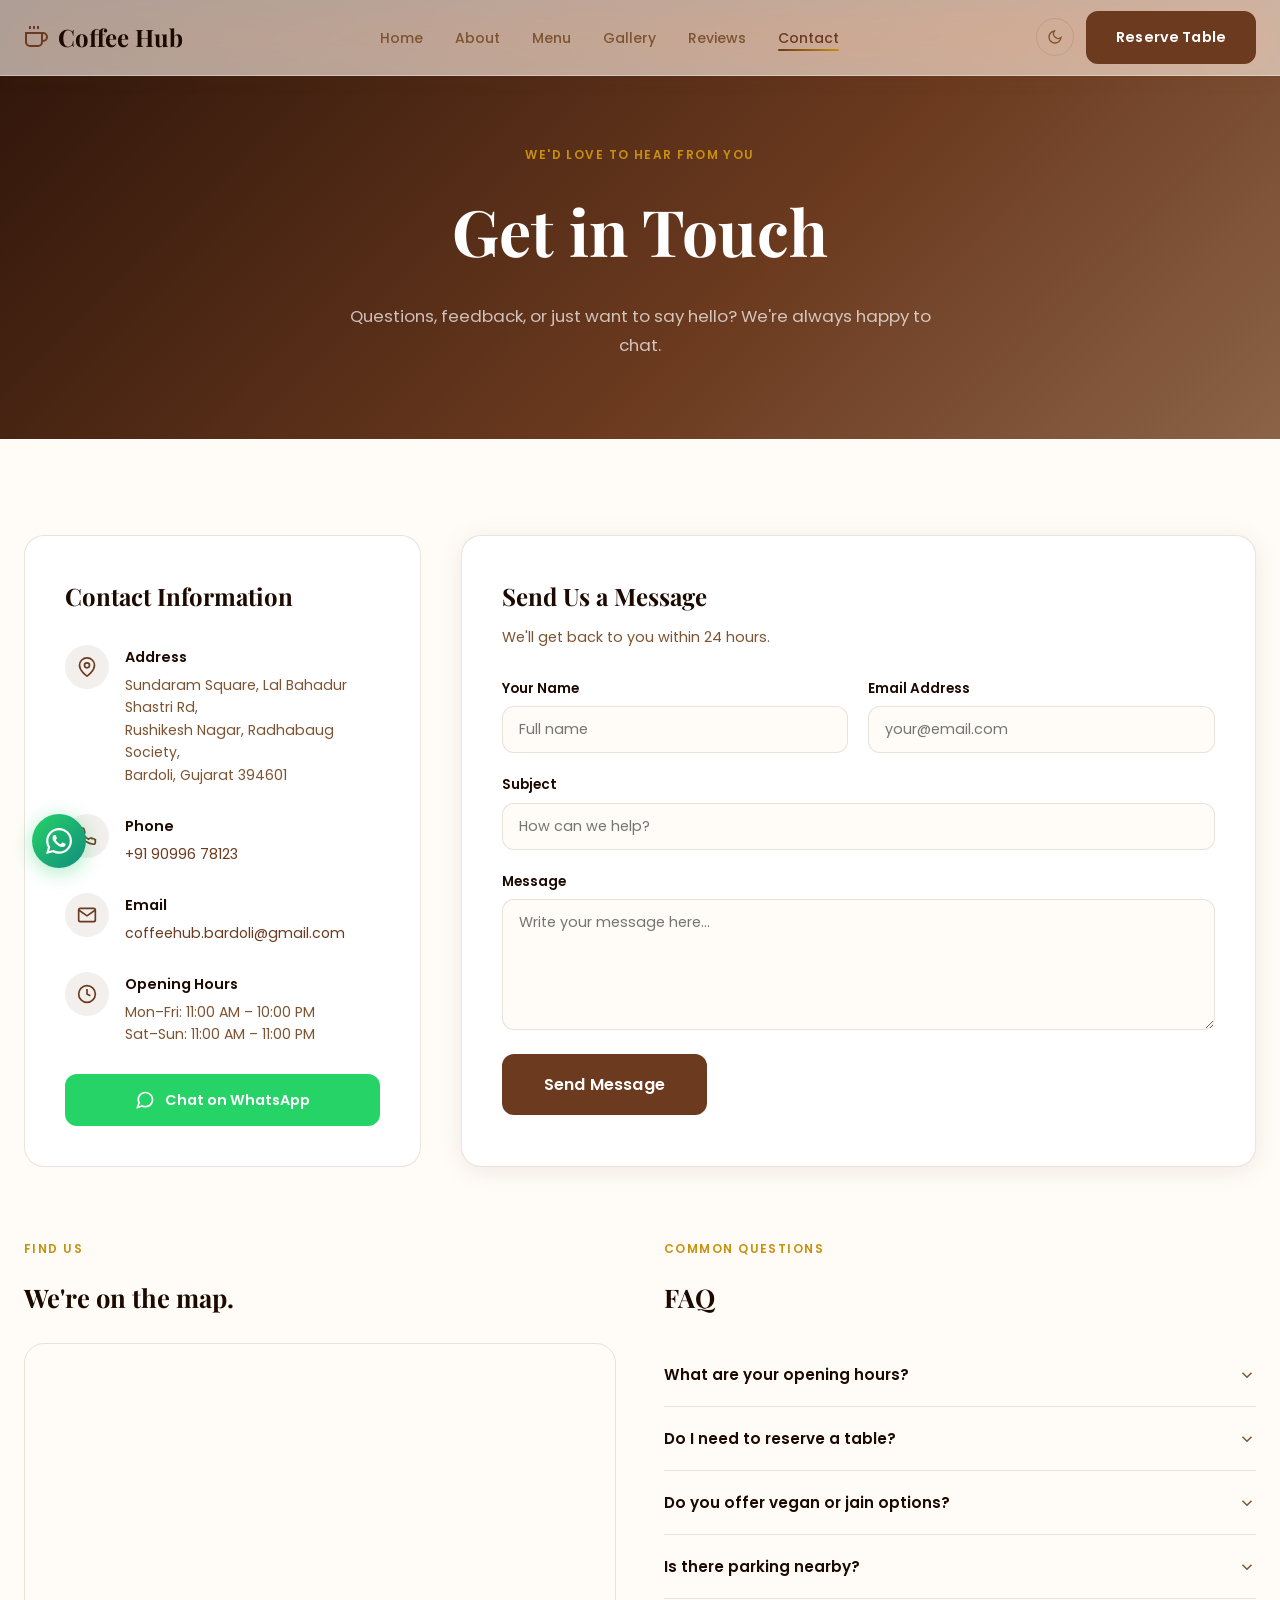
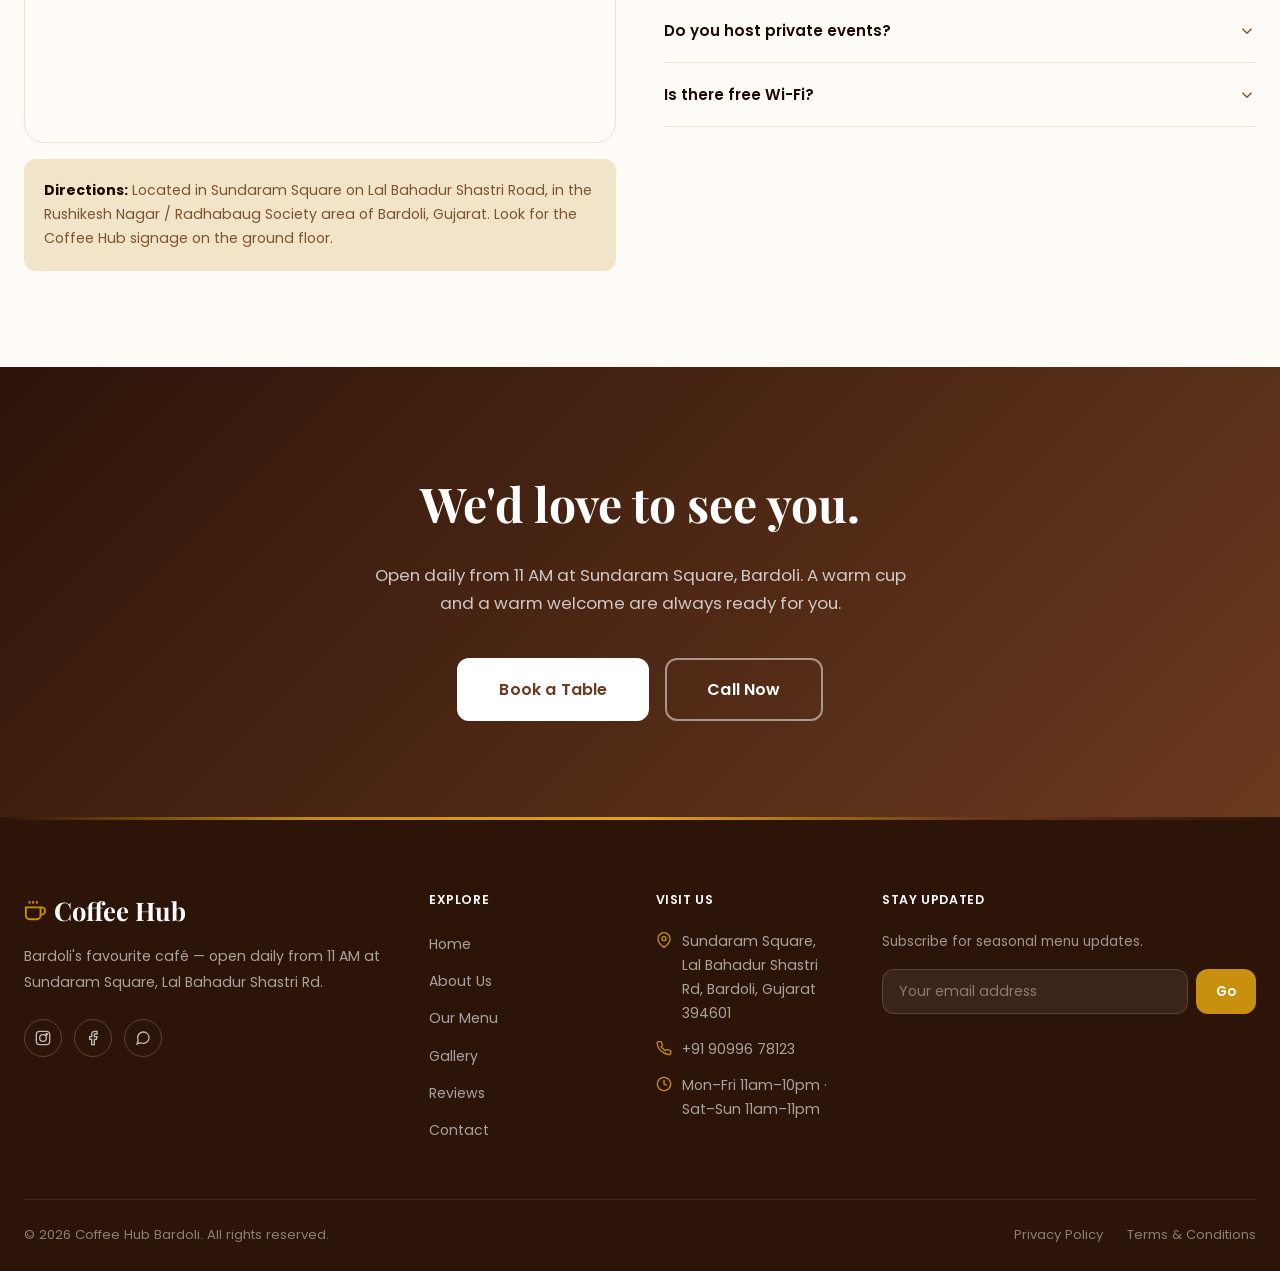
<file: contact.html>
<!DOCTYPE html>
<html lang="en">

<head>
  <meta charset="UTF-8">
  <meta name="viewport" content="width=device-width, initial-scale=1.0">
  <title>Contact — Coffee Hub Bardoli</title>
  <meta name="description"
    content="Contact Coffee Hub Bardoli — Sundaram Square, Lal Bahadur Shastri Rd, Bardoli. Phone: +91 90996 78123. Open daily from 11 AM.">
  <link rel="icon" type="image/svg+xml" href="/favicon.svg">
  <link rel="preconnect" href="https://fonts.googleapis.com">
  <link rel="preconnect" href="https://fonts.gstatic.com" crossorigin>
  <link
    href="https://fonts.googleapis.com/css2?family=Playfair+Display:ital,wght@0,400;0,600;0,700;1,400&family=Poppins:wght@300;400;500;600&display=swap"
    rel="stylesheet">
  <link rel="stylesheet" href="./css/animations.css">
  <link rel="stylesheet" href="./css/style.css">
  <link rel="stylesheet" href="./css/responsive.css">
</head>

<body>

  <div id="loading-screen">
    <div class="loader-glow"></div>
    <div class="loader-inner">
      <div class="loader-icon-wrap">
        <div class="loader-ring"></div>
        <svg class="loader-cup-icon" viewBox="0 0 56 56" fill="none" width="56" height="56">
          <path d="M10 24h32l-4 22H14L10 24z" fill="rgba(200,144,14,0.9)"/>
          <path d="M42 30h5a7 7 0 0 1 0 14h-5" stroke="rgba(255,220,100,0.75)" stroke-width="2.5" stroke-linecap="round"/>
          <rect x="8" y="18" width="36" height="8" rx="4" fill="rgba(200,144,14,0.4)"/>
          <ellipse cx="26" cy="18" rx="13" ry="4" fill="rgba(255,255,255,0.1)"/>
        </svg>
        <div class="loader-steam-wrap">
          <div class="steam-wisp sw-1"></div>
          <div class="steam-wisp sw-2"></div>
          <div class="steam-wisp sw-3"></div>
        </div>
      </div>
      <h1 class="loader-logo-text"><span class="ll ll-1">C</span><span class="ll ll-2">o</span><span class="ll ll-3">f</span><span class="ll ll-4">f</span><span class="ll ll-5">e</span><span class="ll ll-6">e</span>&thinsp;<span class="ll ll-7">H</span><span class="ll ll-8">u</span><span class="ll ll-9">b</span></h1>
      <p class="loader-subtitle">Bardoli's Finest Café</p>
      <div class="loader-progress"><div class="loader-progress-fill"></div></div>
    </div>
  </div>
  <div id="scroll-progress"></div>

  <header class="navbar" id="navbar">
    <div class="nav-container">
      <a href="/" class="nav-logo"><svg width="24" height="24" viewBox="0 0 24 24" fill="none" stroke="currentColor"
          stroke-width="2">
          <path d="M18 8h1a4 4 0 0 1 0 8h-1" />
          <path d="M2 8h16v9a4 4 0 0 1-4 4H6a4 4 0 0 1-4-4V8z" />
          <line x1="6" y1="1" x2="6" y2="4" />
          <line x1="10" y1="1" x2="10" y2="4" />
          <line x1="14" y1="1" x2="14" y2="4" />
        </svg><span class="nav-logo-text">Coffee Hub</span></a>
      <nav>
        <ul class="nav-links">
          <li><a href="/">Home</a></li>
          <li><a href="/about.html">About</a></li>
          <li><a href="/menu.html">Menu</a></li>
          <li><a href="/gallery.html">Gallery</a></li>
          <li><a href="/reviews.html">Reviews</a></li>
          <li><a href="/contact.html" class="active">Contact</a></li>
        </ul>
      </nav>
      <div class="nav-actions"><button class="theme-btn" aria-label="Toggle theme"><svg class="theme-icon-moon"
            width="16" height="16" viewBox="0 0 24 24" fill="none" stroke="currentColor" stroke-width="2">
            <path d="M21 12.79A9 9 0 1 1 11.21 3 7 7 0 0 0 21 12.79z" />
          </svg><svg class="theme-icon-sun" width="16" height="16" viewBox="0 0 24 24" fill="none" stroke="currentColor"
            stroke-width="2" style="display:none">
            <circle cx="12" cy="12" r="5" />
            <line x1="12" y1="1" x2="12" y2="3" />
            <line x1="12" y1="21" x2="12" y2="23" />
          </svg></button><a href="/reservation.html" class="btn btn-primary">Reserve Table</a><button class="hamburger"
          id="hamburger" aria-label="Open menu"><span></span><span></span><span></span></button></div>
    </div>
  </header>
  <div class="mobile-menu-overlay" id="mobile-overlay"></div>
  <nav class="mobile-menu" id="mobile-menu"><a href="/">Home</a><a href="/about.html">About</a><a
      href="/menu.html">Menu</a><a href="/gallery.html">Gallery</a><a href="/reviews.html">Reviews</a><a
      href="/contact.html" class="active">Contact</a><a href="/reservation.html" class="btn btn-primary">Reserve a
      Table</a></nav>

  <div class="page-header">
    <div class="container page-header-content">
      <div class="page-header-tag">We'd Love to Hear from You</div>
      <h1 class="page-header-title">Get in Touch</h1>
      <p class="page-header-subtitle">Questions, feedback, or just want to say hello? We're always happy to chat.</p>
    </div>
  </div>

  <section class="section" style="background:var(--bg)">
    <div class="container">

      <!-- Contact Info + Form -->
      <div class="contact-grid reveal">
        <div class="contact-info-card">
          <h3 style="font-family:var(--font-serif);font-size:1.5rem;margin-bottom:28px">Contact Information</h3>
          <div class="contact-item">
            <div class="contact-icon"><svg width="20" height="20" viewBox="0 0 24 24" fill="none" stroke="currentColor"
                stroke-width="2">
                <path d="M21 10c0 7-9 13-9 13s-9-6-9-13a9 9 0 0 1 18 0z" />
                <circle cx="12" cy="10" r="3" />
              </svg></div>
            <div>
              <div class="contact-item-title">Address</div>
              <div class="contact-item-text">Sundaram Square, Lal Bahadur Shastri Rd,<br>Rushikesh Nagar, Radhabaug
                Society,<br>Bardoli, Gujarat 394601</div>
            </div>
          </div>
          <div class="contact-item">
            <div class="contact-icon"><svg width="20" height="20" viewBox="0 0 24 24" fill="none" stroke="currentColor"
                stroke-width="2">
                <path
                  d="M22 16.92v3a2 2 0 0 1-2.18 2 19.79 19.79 0 0 1-8.63-3.07A19.5 19.5 0 0 1 4.69 13.27 19.79 19.79 0 0 1 1.61 4.7 2 2 0 0 1 3.6 2.48h3a2 2 0 0 1 2 1.72 12.84 12.84 0 0 0 .7 2.81 2 2 0 0 1-.45 2.11L7.91 10a16 16 0 0 0 6 6l.97-.97a2 2 0 0 1 2.11-.45 12.84 12.84 0 0 0 2.81.7A2 2 0 0 1 21.73 17z" />
              </svg></div>
            <div>
              <div class="contact-item-title">Phone</div>
              <div class="contact-item-text"><a href="tel:+919099678123" style="color:var(--primary)">+91 90996
                  78123</a></div>
            </div>
          </div>
          <div class="contact-item">
            <div class="contact-icon"><svg width="20" height="20" viewBox="0 0 24 24" fill="none" stroke="currentColor"
                stroke-width="2">
                <path d="M4 4h16c1.1 0 2 .9 2 2v12c0 1.1-.9 2-2 2H4c-1.1 0-2-.9-2-2V6c0-1.1.9-2 2-2z" />
                <polyline points="22,6 12,13 2,6" />
              </svg></div>
            <div>
              <div class="contact-item-title">Email</div>
              <div class="contact-item-text"><a href="mailto:coffeehub.bardoli@gmail.com"
                  style="color:var(--primary)">coffeehub.bardoli@gmail.com</a></div>
            </div>
          </div>
          <div class="contact-item">
            <div class="contact-icon"><svg width="20" height="20" viewBox="0 0 24 24" fill="none" stroke="currentColor"
                stroke-width="2">
                <circle cx="12" cy="12" r="10" />
                <polyline points="12 6 12 12 16 14" />
              </svg></div>
            <div>
              <div class="contact-item-title">Opening Hours</div>
              <div class="contact-item-text">Mon–Fri: 11:00 AM – 10:00 PM<br>Sat–Sun: 11:00 AM – 11:00 PM</div>
            </div>
          </div>
          <a href="https://wa.me/919099678123" target="_blank" rel="noreferrer" class="whatsapp-btn">
            <svg width="20" height="20" viewBox="0 0 24 24" fill="none" stroke="currentColor" stroke-width="2">
              <path
                d="M21 11.5a8.38 8.38 0 0 1-.9 3.8 8.5 8.5 0 0 1-7.6 4.7 8.38 8.38 0 0 1-3.8-.9L3 21l1.9-5.7a8.38 8.38 0 0 1-.9-3.8 8.5 8.5 0 0 1 4.7-7.6 8.38 8.38 0 0 1 3.8-.9h.5a8.48 8.48 0 0 1 8 8v.5z" />
            </svg>
            Chat on WhatsApp
          </a>
        </div>

        <div class="card" style="padding:40px">
          <h3 style="font-family:var(--font-serif);font-size:1.5rem;margin-bottom:8px">Send Us a Message</h3>
          <p style="color:var(--text-muted);font-size:.9rem;margin-bottom:28px">We'll get back to you within 24 hours.
          </p>
          <form id="contact-form">
            <div class="form-grid">
              <div class="form-group"><label class="form-label" for="c-name">Your Name</label><input type="text"
                  id="c-name" name="c-name" class="form-control" placeholder="Full name" required></div>
              <div class="form-group"><label class="form-label" for="c-email">Email Address</label><input type="email"
                  id="c-email" name="c-email" class="form-control" placeholder="your@email.com" required></div>
              <div class="form-group full"><label class="form-label" for="c-subject">Subject</label><input type="text"
                  id="c-subject" name="c-subject" class="form-control" placeholder="How can we help?" required></div>
              <div class="form-group full"><label class="form-label" for="c-message">Message</label><textarea
                  id="c-message" name="c-message" class="form-control" rows="5" placeholder="Write your message here..."
                  required></textarea></div>
            </div>
            <div style="margin-top:24px"><button type="submit" class="btn btn-primary btn-lg">Send Message</button>
            </div>
          </form>
        </div>
      </div>

      <!-- Map + FAQ -->
      <div style="display:grid;grid-template-columns:1fr 1fr;gap:48px;margin-top:72px" class="reveal">
        <div>
          <div class="section-tag" style="margin-bottom:8px">Find Us</div>
          <h3 style="font-family:var(--font-serif);font-size:1.6rem;margin-bottom:24px">We're on the map.</h3>
          <div class="map-frame">
            <iframe
              src="https://www.google.com/maps/embed?pb=!1m18!1m12!1m3!1d3699.578!2d73.1110688!3d21.1294494!2m3!1f0!2f0!3f0!3m2!1i1024!2i768!4f13.1!3m3!1m2!1s0x3be06709207dc7d1:0xcb33cadae9858756!2sCoffee+Hub+Bardoli!5e0!3m2!1sen!2sin!4v1688000000000!5m2!1sen!2sin"
              allowfullscreen loading="lazy" referrerpolicy="no-referrer-when-downgrade"
              title="Coffee Hub Bardoli Location"></iframe>
          </div>
          <div style="margin-top:16px;padding:20px;background:var(--bg-light);border-radius:var(--radius)">
            <p style="font-size:.88rem;color:var(--text-muted);line-height:1.7"><strong
                style="color:var(--text)">Directions:</strong> Located in Sundaram Square on Lal Bahadur Shastri Road,
              in the Rushikesh Nagar / Radhabaug Society area of Bardoli, Gujarat. Look for the Coffee Hub signage on
              the ground floor.</p>
          </div>
        </div>
        <div>
          <div class="section-tag" style="margin-bottom:8px">Common Questions</div>
          <h3 style="font-family:var(--font-serif);font-size:1.6rem;margin-bottom:24px">FAQ</h3>
          <div class="faq-item"><button class="faq-question">What are your opening hours?<svg width="18" height="18"
                viewBox="0 0 24 24" fill="none" stroke="currentColor" stroke-width="2">
                <polyline points="6 9 12 15 18 9" />
              </svg></button>
            <div class="faq-answer">
              <p>We're open Monday to Friday from 11 AM to 10 PM, and Saturday to Sunday from 11 AM to 11 PM. We're
                closed on major national holidays.</p>
            </div>
          </div>
          <div class="faq-item"><button class="faq-question">Do I need to reserve a table?<svg width="18" height="18"
                viewBox="0 0 24 24" fill="none" stroke="currentColor" stroke-width="2">
                <polyline points="6 9 12 15 18 9" />
              </svg></button>
            <div class="faq-answer">
              <p>Walk-ins are always welcome, but we recommend booking a table on weekends and evenings as Coffee Hub
                can get quite busy. Use our online reservation form or call us directly.</p>
            </div>
          </div>
          <div class="faq-item"><button class="faq-question">Do you offer vegan or jain options?<svg width="18"
                height="18" viewBox="0 0 24 24" fill="none" stroke="currentColor" stroke-width="2">
                <polyline points="6 9 12 15 18 9" />
              </svg></button>
            <div class="faq-answer">
              <p>Yes! We have a variety of vegetarian-friendly options and can accommodate jain dietary requirements.
                Please mention your preference when ordering or in the special request field when booking.</p>
            </div>
          </div>
          <div class="faq-item"><button class="faq-question">Is there parking nearby?<svg width="18" height="18"
                viewBox="0 0 24 24" fill="none" stroke="currentColor" stroke-width="2">
                <polyline points="6 9 12 15 18 9" />
              </svg></button>
            <div class="faq-answer">
              <p>There is street parking available on Lal Bahadur Shastri Road and in the Sundaram Square complex.
                Two-wheelers can park in the designated areas right outside.</p>
            </div>
          </div>
          <div class="faq-item"><button class="faq-question">Do you host private events?<svg width="18" height="18"
                viewBox="0 0 24 24" fill="none" stroke="currentColor" stroke-width="2">
                <polyline points="6 9 12 15 18 9" />
              </svg></button>
            <div class="faq-answer">
              <p>We can accommodate small private gatherings and celebrations. Please contact us via the form or call us
                at +91 90996 78123 to discuss your requirements and availability.</p>
            </div>
          </div>
          <div class="faq-item"><button class="faq-question">Is there free Wi-Fi?<svg width="18" height="18"
                viewBox="0 0 24 24" fill="none" stroke="currentColor" stroke-width="2">
                <polyline points="6 9 12 15 18 9" />
              </svg></button>
            <div class="faq-answer">
              <p>Yes, we offer complimentary high-speed Wi-Fi for all our guests. Ask our staff for the password at the
                counter.</p>
            </div>
          </div>
        </div>
      </div>

    </div>
  </section>

  <section class="cta-section">
    <div class="container cta-content reveal">
      <h2 class="cta-title">We'd love to see you.</h2>
      <p class="cta-subtitle">Open daily from 11 AM at Sundaram Square, Bardoli. A warm cup and a warm welcome are
        always ready for you.</p>
      <div class="cta-actions"><a href="/reservation.html" class="btn btn-white btn-lg">Book a Table</a><a
          href="tel:+919099678123" class="btn btn-outline btn-lg"
          style="border-color:rgba(255,255,255,.5);color:#fff">Call Now</a></div>
    </div>
  </section>

  <footer class="footer">
    <div class="container">
      <div class="footer-grid">
        <div>
          <div class="footer-logo"><svg width="22" height="22" viewBox="0 0 24 24" fill="none" stroke="currentColor"
              stroke-width="2">
              <path d="M18 8h1a4 4 0 0 1 0 8h-1" />
              <path d="M2 8h16v9a4 4 0 0 1-4 4H6a4 4 0 0 1-4-4V8z" />
              <line x1="6" y1="1" x2="6" y2="4" />
              <line x1="10" y1="1" x2="10" y2="4" />
              <line x1="14" y1="1" x2="14" y2="4" />
            </svg>Coffee Hub</div>
          <p class="footer-desc">Bardoli's favourite café — open daily from 11 AM at Sundaram Square, Lal Bahadur
            Shastri Rd.</p>
          <div class="social-links"><a href="#" class="social-link"><svg width="16" height="16" viewBox="0 0 24 24"
                fill="none" stroke="currentColor" stroke-width="2">
                <rect x="2" y="2" width="20" height="20" rx="5" />
                <circle cx="12" cy="12" r="5" />
                <circle cx="17.5" cy="6.5" r="1" fill="currentColor" />
              </svg></a><a href="#" class="social-link"><svg width="16" height="16" viewBox="0 0 24 24" fill="none"
                stroke="currentColor" stroke-width="2">
                <path d="M18 2h-3a5 5 0 0 0-5 5v3H7v4h3v8h4v-8h3l1-4h-4V7a1 1 0 0 1 1-1h3z" />
              </svg></a><a href="https://wa.me/919099678123" class="social-link"><svg width="16" height="16"
                viewBox="0 0 24 24" fill="none" stroke="currentColor" stroke-width="2">
                <path
                  d="M21 11.5a8.38 8.38 0 0 1-.9 3.8 8.5 8.5 0 0 1-7.6 4.7 8.38 8.38 0 0 1-3.8-.9L3 21l1.9-5.7a8.38 8.38 0 0 1-.9-3.8 8.5 8.5 0 0 1 4.7-7.6 8.38 8.38 0 0 1 3.8-.9h.5a8.48 8.48 0 0 1 8 8v.5z" />
              </svg></a></div>
        </div>
        <div>
          <h4 class="footer-heading">Explore</h4>
          <ul class="footer-links">
            <li><a href="/">Home</a></li>
            <li><a href="/about.html">About Us</a></li>
            <li><a href="/menu.html">Our Menu</a></li>
            <li><a href="/gallery.html">Gallery</a></li>
            <li><a href="/reviews.html">Reviews</a></li>
            <li><a href="/contact.html">Contact</a></li>
          </ul>
        </div>
        <div>
          <h4 class="footer-heading">Visit Us</h4>
          <ul class="footer-contact">
            <li><svg width="16" height="16" viewBox="0 0 24 24" fill="none" stroke="currentColor" stroke-width="2">
                <path d="M21 10c0 7-9 13-9 13s-9-6-9-13a9 9 0 0 1 18 0z" />
                <circle cx="12" cy="10" r="3" />
              </svg>Sundaram Square, Lal Bahadur Shastri Rd, Bardoli, Gujarat 394601</li>
            <li><svg width="16" height="16" viewBox="0 0 24 24" fill="none" stroke="currentColor" stroke-width="2">
                <path
                  d="M22 16.92v3a2 2 0 0 1-2.18 2 19.79 19.79 0 0 1-8.63-3.07A19.5 19.5 0 0 1 4.69 13.27 19.79 19.79 0 0 1 1.61 4.7 2 2 0 0 1 3.6 2.48h3a2 2 0 0 1 2 1.72 12.84 12.84 0 0 0 .7 2.81 2 2 0 0 1-.45 2.11L7.91 10a16 16 0 0 0 6 6l.97-.97a2 2 0 0 1 2.11-.45 12.84 12.84 0 0 0 2.81.7A2 2 0 0 1 21.73 17z" />
              </svg>+91 90996 78123</li>
            <li><svg width="16" height="16" viewBox="0 0 24 24" fill="none" stroke="currentColor" stroke-width="2">
                <circle cx="12" cy="12" r="10" />
                <polyline points="12 6 12 12 16 14" />
              </svg>Mon–Fri 11am–10pm · Sat–Sun 11am–11pm</li>
          </ul>
        </div>
        <div>
          <h4 class="footer-heading">Stay Updated</h4>
          <p style="font-size:.85rem;color:rgba(255,255,255,.55);margin-bottom:16px">Subscribe for seasonal menu
            updates.</p>
          <form class="newsletter-form"><input type="email" class="newsletter-input" placeholder="Your email address"
              required><button type="submit" class="newsletter-btn">Go</button></form>
        </div>
      </div>
      <div class="footer-bottom">
        <p>&copy; 2026 Coffee Hub Bardoli. All rights reserved.</p>
        <div class="footer-legal"><a href="#">Privacy Policy</a><a href="#">Terms &amp; Conditions</a></div>
      </div>
    </div>
  </footer>
  <button id="back-to-top" aria-label="Back to top"><svg width="20" height="20" viewBox="0 0 24 24" fill="none"
      stroke="currentColor" stroke-width="2.5">
      <polyline points="18 15 12 9 6 15" />
    </svg></button>
  <div id="cursor-glow"></div>
  <a id="whatsapp-btn" href="https://wa.me/919099678123?text=Hi%2C%20I%27d%20like%20to%20know%20more%20about%20Coffee%20Hub%20Bardoli!" target="_blank" rel="noopener" aria-label="Chat on WhatsApp">
    <svg viewBox="0 0 24 24" width="26" height="26" fill="currentColor"><path d="M17.472 14.382c-.297-.149-1.758-.867-2.03-.967-.273-.099-.471-.148-.67.15-.197.297-.767.966-.94 1.164-.173.199-.347.223-.644.075-.297-.15-1.255-.463-2.39-1.475-.883-.788-1.48-1.761-1.653-2.059-.173-.297-.018-.458.13-.606.134-.133.298-.347.446-.52.149-.174.198-.298.298-.497.099-.198.05-.371-.025-.52-.075-.149-.669-1.612-.916-2.207-.242-.579-.487-.5-.669-.51-.173-.008-.371-.01-.57-.01-.198 0-.52.074-.792.372-.272.297-1.04 1.016-1.04 2.479 0 1.462 1.065 2.875 1.213 3.074.149.198 2.096 3.2 5.077 4.487.709.306 1.262.489 1.694.625.712.227 1.36.195 1.871.118.571-.085 1.758-.719 2.006-1.413.248-.694.248-1.289.173-1.413-.074-.124-.272-.198-.57-.347m-5.421 7.403h-.004a9.87 9.87 0 01-5.031-1.378l-.361-.214-3.741.982.998-3.648-.235-.374a9.86 9.86 0 01-1.51-5.26c.001-5.45 4.436-9.884 9.888-9.884 2.64 0 5.122 1.03 6.988 2.898a9.825 9.825 0 012.893 6.994c-.003 5.45-4.437 9.884-9.885 9.884m8.413-18.297A11.815 11.815 0 0012.05 0C5.495 0 .16 5.335.157 11.892c0 2.096.547 4.142 1.588 5.945L.057 24l6.305-1.654a11.882 11.882 0 005.683 1.448h.005c6.554 0 11.89-5.335 11.893-11.893a11.821 11.821 0 00-3.48-8.413Z"/></svg>
  </a>
  <script src="./js/script.js"></script>
  <script src="./js/contact.js"></script>
</body>

</html>
</file>
<file: css/animations.css>
/* =============================================
   COFFEE HUB BARDOLI — Animations
   ============================================= */

/* --- Loader Keyframes --- */
@keyframes loaderGlowPulse {
  0%, 100% { transform: translate(-50%, -50%) scale(1);    opacity: 0.7; }
  50%       { transform: translate(-50%, -50%) scale(1.22); opacity: 1;   }
}

@keyframes loaderSpin {
  to { transform: rotate(360deg); }
}

@keyframes loaderCupFloat {
  0%, 100% { transform: translateY(0px);  }
  50%       { transform: translateY(-8px); }
}

@keyframes loaderSteam {
  0%   { transform: translateY(0)     scaleX(1);   opacity: 0;   }
  15%  { opacity: 0.75; }
  70%  { opacity: 0.25; }
  100% { transform: translateY(-30px) scaleX(0.15); opacity: 0;  }
}

@keyframes loaderLetterIn {
  to { opacity: 1; transform: translateY(0); }
}

@keyframes loaderSubtitleIn {
  from { opacity: 0; transform: translateY(6px); }
  to   { opacity: 1; transform: translateY(0);   }
}

@keyframes blink {

  0%,
  100% {
    opacity: 1;
  }

  50% {
    opacity: 0;
  }
}

@keyframes loadBar {
  from {
    width: 0;
  }

  to {
    width: 100%;
  }
}

@keyframes fadeIn {
  from {
    opacity: 0;
  }

  to {
    opacity: 1;
  }
}

@keyframes fadeUp {
  from {
    opacity: 0;
    transform: translateY(30px);
  }

  to {
    opacity: 1;
    transform: translateY(0);
  }
}

@keyframes fadeDown {
  from {
    opacity: 0;
    transform: translateY(-20px);
  }

  to {
    opacity: 1;
    transform: translateY(0);
  }
}

@keyframes slideLeft {
  from {
    opacity: 0;
    transform: translateX(40px);
  }

  to {
    opacity: 1;
    transform: translateX(0);
  }
}

@keyframes slideRight {
  from {
    opacity: 0;
    transform: translateX(-40px);
  }

  to {
    opacity: 1;
    transform: translateX(0);
  }
}

@keyframes zoomIn {
  from {
    opacity: 0;
    transform: scale(0.92);
  }

  to {
    opacity: 1;
    transform: scale(1);
  }
}

@keyframes floatCup {

  0%,
  100% {
    transform: translateY(0) rotate(-4deg);
  }

  50% {
    transform: translateY(-18px) rotate(4deg);
  }
}

@keyframes ripple {
  0% {
    transform: scale(0);
    opacity: 0.6;
  }

  100% {
    transform: scale(3);
    opacity: 0;
  }
}

@keyframes shimmer {
  0% {
    background-position: -200% 0;
  }

  100% {
    background-position: 200% 0;
  }
}

@keyframes pulse {

  0%,
  100% {
    transform: scale(1);
  }

  50% {
    transform: scale(1.05);
  }
}

@keyframes spin {
  to {
    transform: rotate(360deg);
  }
}

@keyframes slideMenuIn {
  from {
    opacity: 0;
    transform: translateY(-10px);
  }

  to {
    opacity: 1;
    transform: translateY(0);
  }
}

/* --- Applied Animations --- */
.animate-fade-in {
  animation: fadeIn 0.8s ease both;
}

.animate-fade-up {
  animation: fadeUp 0.7s ease both;
}

.animate-fade-down {
  animation: fadeDown 0.6s ease both;
}

.animate-slide-left {
  animation: slideLeft 0.7s ease both;
}

.animate-slide-right {
  animation: slideRight 0.7s ease both;
}

.animate-zoom-in {
  animation: zoomIn 0.6s ease both;
}

/* Hero animations */
.hero-badge {
  animation: fadeDown 0.8s ease 0.2s both;
}

.hero-title {
  animation: fadeUp 0.9s ease 0.3s both;
}

.hero-typing {
  animation: fadeUp 0.9s ease 0.5s both;
}

.hero-actions {
  animation: fadeUp 0.9s ease 0.7s both;
}

/* Floating coffee cup */
.floating-cup {
  animation: floatCup 4s ease-in-out infinite;
  filter: drop-shadow(0 8px 16px rgba(107, 58, 31, 0.25));
}

/* Ripple button effect */
.btn {
  position: relative;
  overflow: hidden;
}

.btn .ripple-effect {
  position: absolute;
  border-radius: 50%;
  background: rgba(255, 255, 255, 0.25);
  pointer-events: none;
  animation: ripple 0.6s linear;
}

/* Delay helpers */
.delay-100 {
  animation-delay: 0.1s !important;
  transition-delay: 0.1s !important;
}

.delay-200 {
  animation-delay: 0.2s !important;
  transition-delay: 0.2s !important;
}

.delay-300 {
  animation-delay: 0.3s !important;
  transition-delay: 0.3s !important;
}

.delay-400 {
  animation-delay: 0.4s !important;
  transition-delay: 0.4s !important;
}

.delay-500 {
  animation-delay: 0.5s !important;
  transition-delay: 0.5s !important;
}

.delay-600 {
  animation-delay: 0.6s !important;
  transition-delay: 0.6s !important;
}

/* Skeleton loading */
.skeleton {
  background: linear-gradient(90deg, var(--bg-light) 25%, rgba(255, 255, 255, 0.5) 50%, var(--bg-light) 75%);
  background-size: 200% 100%;
  animation: shimmer 1.5s infinite;
  border-radius: var(--radius);
}

/* Hover effects */
.hover-lift {
  transition: transform 0.3s, box-shadow 0.3s;
}

.hover-lift:hover {
  transform: translateY(-6px);
  box-shadow: 0 12px 32px rgba(107, 58, 31, 0.18);
}

/* --- WhatsApp pulse --- */
@keyframes waPulse {
  0%, 100% { box-shadow: 0 4px 20px rgba(37, 211, 102, 0.4); }
  50%       { box-shadow: 0 4px 20px rgba(37, 211, 102, 0.4), 0 0 0 10px rgba(37, 211, 102, 0.1); }
}

/* --- Section tag shine sweep --- */
@keyframes tagShine {
  from { left: -120%; }
  to   { left:  150%; }
}

/* --- Hero scroll hint bounce --- */
@keyframes scrollHintBounce {
  0%, 100% { transform: translateX(-50%) translateY(0); opacity: 0.55; }
  50%       { transform: translateX(-50%) translateY(8px);  opacity: 0.9; }
}
</file>
<file: css/style.css>
/* =============================================
   COFFEE HUB BARDOLI — Main Stylesheet
   ============================================= */

/* --- CSS Variables --- */
:root {
  --primary: #6B3A1F;
  --primary-dark: #2D1409;
  --accent: #C8900E;
  --bg: #FFFCF7;
  --bg-light: #F2E4C8;
  --text: #1C0900;
  --text-muted: #7D5432;
  --card-bg: #FFFFFF;
  --border: rgba(107, 58, 31, 0.14);
  --shadow: 0 4px 24px rgba(107, 58, 31, 0.10);
  --shadow-lg: 0 12px 48px rgba(107, 58, 31, 0.18);
  --radius: 12px;
  --radius-lg: 20px;
  --font-serif: 'Playfair Display', Georgia, serif;
  --font-sans: 'Poppins', system-ui, sans-serif;
  --transition: all 0.3s cubic-bezier(0.4, 0, 0.2, 1);
  --navbar-height: 76px;
}

.dark {
  --bg: #130800;
  --bg-light: #1E0E04;
  --text: #F2E4C8;
  --text-muted: #C89040;
  --card-bg: #1C0E04;
  --border: rgba(200, 144, 14, 0.18);
  --shadow: 0 4px 24px rgba(0, 0, 0, 0.55);
  --shadow-lg: 0 12px 48px rgba(0, 0, 0, 0.70);
}

/* --- Reset & Base --- */
*,
*::before,
*::after {
  box-sizing: border-box;
  margin: 0;
  padding: 0;
}

html {
  scroll-behavior: smooth;
  font-size: 16px;
}

body {
  font-family: var(--font-sans);
  background: var(--bg);
  color: var(--text);
  line-height: 1.7;
  transition: background 0.3s, color 0.3s;
  overflow-x: hidden;
}

img {
  max-width: 100%;
  height: auto;
  display: block;
}

a {
  text-decoration: none;
  color: inherit;
}

ul {
  list-style: none;
}

input,
textarea,
select,
button {
  font-family: var(--font-sans);
}

/* --- Scroll Progress Bar --- */
#scroll-progress {
  position: fixed;
  top: 0;
  left: 0;
  height: 3px;
  background: linear-gradient(90deg, var(--primary), var(--accent));
  z-index: 9999;
  width: 0%;
  transition: width 0.1s linear;
}

/* --- Loading Screen --- */
#loading-screen {
  position: fixed;
  inset: 0;
  background: radial-gradient(ellipse at 50% 45%, #2D1C0A 0%, #160900 55%, #0C0400 100%);
  display: flex;
  align-items: center;
  justify-content: center;
  z-index: 10000;
  transition: opacity 0.65s ease, visibility 0.65s ease;
  overflow: hidden;
}

#loading-screen.hidden {
  opacity: 0;
  visibility: hidden;
  pointer-events: none;
}

.loader-glow {
  position: absolute;
  width: 560px;
  height: 560px;
  border-radius: 50%;
  background: radial-gradient(circle, rgba(200, 144, 14, 0.15) 0%, transparent 68%);
  top: 50%;
  left: 50%;
  transform: translate(-50%, -50%);
  animation: loaderGlowPulse 3.2s ease-in-out infinite;
  pointer-events: none;
}

.loader-inner {
  position: relative;
  display: flex;
  flex-direction: column;
  align-items: center;
}

.loader-icon-wrap {
  position: relative;
  width: 80px;
  height: 80px;
  display: flex;
  align-items: center;
  justify-content: center;
  margin-bottom: 36px;
}

.loader-ring {
  position: absolute;
  inset: -16px;
  border-radius: 50%;
  border: 1.5px solid transparent;
  border-top-color: rgba(200, 144, 14, 0.8);
  border-right-color: rgba(200, 144, 14, 0.25);
  animation: loaderSpin 2.2s linear infinite;
}

.loader-ring::after {
  content: '';
  position: absolute;
  inset: 8px;
  border-radius: 50%;
  border: 1px solid transparent;
  border-bottom-color: rgba(200, 144, 14, 0.45);
  animation: loaderSpin 1.6s linear infinite reverse;
}

.loader-cup-icon {
  animation: loaderCupFloat 2.6s ease-in-out infinite;
  filter: drop-shadow(0 6px 20px rgba(200, 144, 14, 0.45));
}

.loader-steam-wrap {
  position: absolute;
  top: -10px;
  left: 50%;
  transform: translateX(-50%);
  display: flex;
  gap: 9px;
}

.steam-wisp {
  width: 3px;
  border-radius: 3px;
  background: linear-gradient(to top, rgba(255, 255, 255, 0.55), transparent);
  animation: loaderSteam 1.9s ease-in-out infinite;
}

.sw-1 {
  height: 18px;
  animation-delay: 0s;
}

.sw-2 {
  height: 26px;
  animation-delay: 0.38s;
}

.sw-3 {
  height: 16px;
  animation-delay: 0.76s;
}

.loader-logo-text {
  font-family: var(--font-serif);
  font-size: clamp(2.5rem, 7vw, 3.5rem);
  font-weight: 700;
  color: #fff;
  letter-spacing: 0.03em;
  margin: 0 0 10px;
  display: flex;
  align-items: baseline;
  line-height: 1;
}

.ll {
  display: inline-block;
  opacity: 0;
  transform: translateY(22px);
  animation: loaderLetterIn 0.55s cubic-bezier(0.34, 1.4, 0.64, 1) forwards;
}

.ll-1 {
  animation-delay: 0.10s;
}

.ll-2 {
  animation-delay: 0.18s;
}

.ll-3 {
  animation-delay: 0.26s;
}

.ll-4 {
  animation-delay: 0.34s;
}

.ll-5 {
  animation-delay: 0.42s;
}

.ll-6 {
  animation-delay: 0.50s;
}

.ll-7 {
  animation-delay: 0.64s;
}

.ll-8 {
  animation-delay: 0.72s;
}

.ll-9 {
  animation-delay: 0.80s;
}

.loader-subtitle {
  font-size: 0.7rem;
  font-weight: 400;
  letter-spacing: 0.28em;
  text-transform: uppercase;
  color: rgba(200, 144, 14, 0.85);
  margin: 0 0 44px;
  opacity: 0;
  animation: loaderSubtitleIn 0.6s ease 1.1s forwards;
}

.loader-progress {
  width: 160px;
  height: 2px;
  background: rgba(255, 255, 255, 0.08);
  border-radius: 2px;
  overflow: hidden;
}

.loader-progress-fill {
  height: 100%;
  width: 0;
  background: linear-gradient(90deg, rgba(200, 144, 14, 0.4), #C8900E, rgba(255, 210, 80, 0.9));
  border-radius: 2px;
  animation: loadBar 2.1s cubic-bezier(0.4, 0, 0.2, 1) forwards;
  box-shadow: 0 0 10px rgba(200, 144, 14, 0.7);
}

/* --- Navbar (Glassmorphism) --- */
.navbar {
  position: fixed;
  top: 0;
  left: 0;
  right: 0;
  z-index: 1000;
  height: var(--navbar-height);
  transition: background 0.4s ease, box-shadow 0.4s ease, border-color 0.4s ease;
  background: rgba(255, 252, 247, 0.60);
  backdrop-filter: blur(22px) saturate(180%);
  -webkit-backdrop-filter: blur(22px) saturate(180%);
  border-bottom: 1px solid rgba(255, 255, 255, 0.35);
  box-shadow: 0 1px 0 rgba(107, 58, 31, 0.06), 0 4px 20px rgba(107, 58, 31, 0.05);
}

.navbar.scrolled {
  background: rgba(255, 252, 247, 0.85);
  border-bottom: 1px solid rgba(107, 58, 31, 0.13);
  box-shadow: 0 1px 0 rgba(107, 58, 31, 0.09), 0 8px 32px rgba(107, 58, 31, 0.10);
}

.dark .navbar {
  background: rgba(19, 8, 0, 0.55);
  border-bottom: 1px solid rgba(200, 144, 14, 0.10);
  box-shadow: 0 1px 0 rgba(200, 144, 14, 0.06), 0 4px 20px rgba(0, 0, 0, 0.28);
}

.dark .navbar.scrolled {
  background: rgba(19, 8, 0, 0.82);
  border-bottom: 1px solid rgba(200, 144, 14, 0.18);
  box-shadow: 0 1px 0 rgba(200, 144, 14, 0.09), 0 8px 32px rgba(0, 0, 0, 0.42);
}

.nav-container {
  max-width: 1280px;
  margin: 0 auto;
  padding: 0 24px;
  height: 100%;
  display: flex;
  align-items: center;
  justify-content: space-between;
}

.nav-logo {
  display: flex;
  align-items: center;
  gap: 10px;
  cursor: pointer;
  font-family: var(--font-serif);
  font-size: 1.5rem;
  font-weight: 700;
  color: var(--text);
  transition: color 0.2s;
}

.nav-logo svg {
  color: var(--primary);
  flex-shrink: 0;
}

.nav-logo:hover .nav-logo-text {
  color: var(--primary);
}

.nav-links {
  display: flex;
  align-items: center;
  gap: 32px;
}

.nav-links a {
  font-size: 0.875rem;
  font-weight: 500;
  color: var(--text-muted);
  transition: color 0.2s;
  position: relative;
}

.nav-links a::after {
  content: '';
  position: absolute;
  bottom: -3px;
  left: 0;
  right: 0;
  height: 2px;
  background: var(--primary);
  transform: scaleX(0);
  transition: transform 0.2s;
}

.nav-links a:hover,
.nav-links a.active {
  color: var(--primary);
}

.nav-links a:hover::after,
.nav-links a.active::after {
  transform: scaleX(1);
}

.nav-actions {
  display: flex;
  align-items: center;
  gap: 12px;
}

.theme-btn {
  width: 38px;
  height: 38px;
  border-radius: 50%;
  border: 1px solid var(--border);
  background: transparent;
  cursor: pointer;
  display: flex;
  align-items: center;
  justify-content: center;
  color: var(--text-muted);
  transition: var(--transition);
}

.theme-btn:hover {
  background: var(--bg-light);
  color: var(--primary);
}

.hamburger {
  display: none;
  flex-direction: column;
  gap: 5px;
  cursor: pointer;
  padding: 8px;
  background: none;
  border: none;
}

.hamburger span {
  display: block;
  width: 24px;
  height: 2px;
  background: var(--text);
  border-radius: 2px;
  transition: var(--transition);
}

.hamburger.open span:nth-child(1) {
  transform: translateY(7px) rotate(45deg);
}

.hamburger.open span:nth-child(2) {
  opacity: 0;
}

.hamburger.open span:nth-child(3) {
  transform: translateY(-7px) rotate(-45deg);
}

/* Mobile Menu */
.mobile-menu {
  position: fixed;
  top: 0;
  right: -100%;
  bottom: 0;
  width: 85%;
  max-width: 340px;
  background: var(--card-bg);
  z-index: 999;
  padding: 100px 32px 32px;
  display: flex;
  flex-direction: column;
  gap: 8px;
  transition: right 0.35s cubic-bezier(0.4, 0, 0.2, 1);
  box-shadow: -8px 0 32px rgba(0, 0, 0, 0.15);
}

.mobile-menu.open {
  right: 0;
}

.mobile-menu-overlay {
  position: fixed;
  inset: 0;
  background: rgba(0, 0, 0, 0.5);
  z-index: 998;
  opacity: 0;
  visibility: hidden;
  transition: opacity 0.3s, visibility 0.3s;
}

.mobile-menu-overlay.open {
  opacity: 1;
  visibility: visible;
}

.mobile-menu a {
  font-size: 1.2rem;
  font-weight: 500;
  color: var(--text-muted);
  padding: 12px 0;
  border-bottom: 1px solid var(--border);
  display: block;
  transition: color 0.2s;
}

.mobile-menu a:hover,
.mobile-menu a.active {
  color: var(--primary);
}

.mobile-menu .btn {
  margin-top: 24px;
  text-align: center;
  display: block;
}

/* --- Buttons --- */
.btn {
  display: inline-flex;
  align-items: center;
  justify-content: center;
  gap: 8px;
  padding: 12px 28px;
  border-radius: var(--radius);
  font-weight: 600;
  font-size: 0.9rem;
  cursor: pointer;
  border: 2px solid transparent;
  transition: var(--transition);
  letter-spacing: 0.01em;
  white-space: nowrap;
}

.btn-primary {
  background: var(--primary);
  color: #fff;
  border-color: var(--primary);
}

.btn-primary:hover {
  background: var(--primary-dark);
  border-color: var(--primary-dark);
  transform: translateY(-2px);
  box-shadow: 0 8px 24px rgba(107, 58, 31, 0.3);
}

.btn-outline {
  background: transparent;
  color: var(--primary);
  border-color: var(--primary);
}

.btn-outline:hover {
  background: var(--primary);
  color: #fff;
  transform: translateY(-2px);
}

.btn-white {
  background: #fff;
  color: var(--primary);
  border-color: #fff;
}

.btn-white:hover {
  background: var(--accent);
  border-color: var(--accent);
  color: #fff;
}

.btn-lg {
  padding: 16px 40px;
  font-size: 1rem;
}

/* --- Section Layout --- */
.section {
  padding: 96px 0;
}

.section-sm {
  padding: 64px 0;
}

.container {
  max-width: 1280px;
  margin: 0 auto;
  padding: 0 24px;
}

.section-header {
  text-align: center;
  margin-bottom: 64px;
}

.section-tag {
  display: inline-block;
  font-size: 0.75rem;
  font-weight: 600;
  letter-spacing: 0.12em;
  text-transform: uppercase;
  color: var(--accent);
  margin-bottom: 12px;
}

.section-title {
  font-family: var(--font-serif);
  font-size: clamp(2rem, 4vw, 3rem);
  font-weight: 700;
  color: var(--text);
  line-height: 1.2;
  margin-bottom: 16px;
}

.section-subtitle {
  color: var(--text-muted);
  font-size: 1.05rem;
  max-width: 600px;
  margin: 0 auto;
}

.divider {
  width: 56px;
  height: 3px;
  background: linear-gradient(90deg, var(--primary), var(--accent));
  margin: 20px auto 0;
  border-radius: 2px;
}

/* --- Cards --- */
.card {
  background: var(--card-bg);
  border: 1px solid var(--border);
  border-radius: var(--radius-lg);
  box-shadow: var(--shadow);
  transition: var(--transition);
  overflow: hidden;
}

.card:hover {
  transform: translateY(-4px);
  box-shadow: var(--shadow-lg);
  border-color: rgba(107, 58, 31, 0.3);
}

/* --- Back To Top --- */
#back-to-top {
  position: fixed;
  bottom: 32px;
  right: 32px;
  width: 48px;
  height: 48px;
  background: var(--primary);
  color: #fff;
  border-radius: 50%;
  border: none;
  cursor: pointer;
  display: flex;
  align-items: center;
  justify-content: center;
  box-shadow: 0 4px 16px rgba(107, 58, 31, 0.4);
  z-index: 500;
  opacity: 0;
  visibility: hidden;
  transform: translateY(16px);
  transition: all 0.3s;
}

#back-to-top.visible {
  opacity: 1;
  visibility: visible;
  transform: translateY(0);
}

#back-to-top:hover {
  background: var(--primary-dark);
  transform: translateY(-3px);
}

/* --- Hero --- */
.hero {
  position: relative;
  min-height: 100dvh;
  display: flex;
  align-items: center;
  justify-content: center;
  overflow: hidden;
}

.hero-bg {
  position: absolute;
  inset: 0;
  background-size: cover;
  background-position: center;
  background-attachment: fixed;
}

.hero-bg::after {
  content: '';
  position: absolute;
  inset: 0;
  background: linear-gradient(180deg, rgba(20, 10, 0, 0.55) 0%, rgba(20, 10, 0, 0.7) 60%, var(--bg) 100%);
}

.hero-content {
  position: relative;
  z-index: 2;
  text-align: center;
  padding: 0 24px;
  max-width: 860px;
  margin: 0 auto;
  padding-top: var(--navbar-height);
}

.hero-badge {
  display: inline-block;
  padding: 6px 18px;
  border-radius: 99px;
  border: 1px solid rgba(255, 255, 255, 0.3);
  background: rgba(255, 255, 255, 0.08);
  backdrop-filter: blur(8px);
  color: rgba(255, 255, 255, 0.9);
  font-size: 0.75rem;
  font-weight: 600;
  letter-spacing: 0.12em;
  text-transform: uppercase;
  margin-bottom: 24px;
}

.hero-title {
  font-family: var(--font-serif);
  font-size: clamp(3.5rem, 9vw, 7rem);
  font-weight: 700;
  color: #fff;
  line-height: 1.05;
  margin-bottom: 20px;
  text-shadow: 0 2px 20px rgba(0, 0, 0, 0.3);
}

.hero-typing {
  font-size: clamp(1.1rem, 2.5vw, 1.6rem);
  color: rgba(255, 255, 255, 0.85);
  font-style: italic;
  font-weight: 300;
  margin-bottom: 40px;
  min-height: 2.2em;
  display: flex;
  align-items: center;
  justify-content: center;
}

.cursor {
  display: inline-block;
  width: 2px;
  height: 1.2em;
  background: var(--accent);
  margin-left: 2px;
  animation: blink 1s infinite;
}

.hero-actions {
  display: flex;
  gap: 16px;
  justify-content: center;
  flex-wrap: wrap;
}

/* --- Featured Categories --- */
.categories-grid {
  display: grid;
  grid-template-columns: repeat(auto-fit, minmax(160px, 1fr));
  gap: 20px;
}

.category-card {
  background: var(--card-bg);
  border: 1px solid var(--border);
  border-radius: var(--radius-lg);
  padding: 32px 20px;
  text-align: center;
  transition: var(--transition);
  cursor: pointer;
}

.category-card:hover {
  border-color: var(--primary);
  transform: translateY(-6px);
  box-shadow: 0 12px 36px rgba(107, 58, 31, 0.15);
}

.category-icon {
  width: 64px;
  height: 64px;
  border-radius: 50%;
  background: rgba(107, 58, 31, 0.08);
  display: flex;
  align-items: center;
  justify-content: center;
  margin: 0 auto 16px;
  font-size: 1.8rem;
  transition: var(--transition);
}

.category-card:hover .category-icon {
  background: var(--primary);
  transform: scale(1.1);
}

.category-name {
  font-family: var(--font-serif);
  font-size: 1rem;
  font-weight: 600;
  color: var(--text);
  margin-bottom: 4px;
}

.category-desc {
  font-size: 0.78rem;
  color: var(--text-muted);
}

/* --- Menu Cards --- */
.menu-grid {
  display: grid;
  grid-template-columns: repeat(auto-fill, minmax(280px, 1fr));
  gap: 28px;
}

.menu-card {
  display: flex;
  flex-direction: column;
  overflow: hidden;
  height: 100%;
}

.menu-card:hover {
  transform: translateY(-6px);
  box-shadow: var(--shadow-lg);
}

.menu-card-img {
  position: relative;
  height: 220px;
  overflow: hidden;
}

.menu-card-img img {
  width: 100%;
  height: 100%;
  object-fit: cover;
  transition: transform 0.6s ease;
}

.menu-card:hover .menu-card-img img {
  transform: scale(1.08);
}

.menu-card-price {
  position: absolute;
  top: 14px;
  right: 14px;
  background: rgba(255, 255, 255, 0.95);
  backdrop-filter: blur(8px);
  color: var(--primary);
  font-weight: 700;
  font-size: 0.9rem;
  padding: 5px 12px;
  border-radius: 99px;
  box-shadow: 0 2px 8px rgba(0, 0, 0, 0.1);
}

.dark .menu-card-price {
  background: rgba(26, 14, 7, 0.92);
}

.menu-card-badge {
  position: absolute;
  top: 14px;
  left: 14px;
  background: var(--primary);
  color: #fff;
  font-size: 0.7rem;
  font-weight: 600;
  letter-spacing: 0.05em;
  text-transform: uppercase;
  padding: 4px 10px;
  border-radius: 99px;
}

.menu-card-body {
  display: flex;
  flex-direction: column;
  flex: 1;
  padding: 20px;
}

.menu-card-name {
  font-family: var(--font-serif);
  font-size: 1.15rem;
  font-weight: 700;
  color: var(--text);
  margin-bottom: 8px;
}

.menu-card-desc {
  font-size: 0.83rem;
  color: var(--text-muted);
  line-height: 1.6;
  margin-bottom: 16px;
}

.menu-card-footer {
  margin-top: auto;
}

.btn-order {
  padding: 8px 20px;
  font-size: 0.82rem;
}

/* --- Stats --- */
.stats-section {
  background: var(--primary);
  padding: 80px 0;
  position: relative;
  overflow: hidden;
}

.stats-section::before {
  content: '';
  position: absolute;
  inset: 0;
  background: url('https://images.unsplash.com/photo-1509042239860-f550ce710b93?w=1600&q=60') center/cover no-repeat;
  opacity: 0.08;
  background-attachment: fixed;
}

.stats-grid {
  position: relative;
  display: grid;
  grid-template-columns: repeat(3, 1fr);
  gap: 40px;
  text-align: center;
}

.stat-number {
  font-family: var(--font-serif);
  font-size: clamp(2.5rem, 5vw, 4rem);
  font-weight: 700;
  color: #fff;
  margin-bottom: 8px;
}

.stat-label {
  color: rgba(255, 255, 255, 0.75);
  font-size: 0.82rem;
  letter-spacing: 0.1em;
  text-transform: uppercase;
}

/* --- Gallery Preview --- */
.gallery-preview {
  display: grid;
  grid-template-columns: repeat(4, 1fr);
  grid-template-rows: auto auto;
  gap: 12px;
}

.gallery-preview-item {
  position: relative;
  overflow: hidden;
  border-radius: var(--radius);
  cursor: pointer;
}

.gallery-preview-item:nth-child(1),
.gallery-preview-item:nth-child(4) {
  grid-column: span 2;
  aspect-ratio: 16/9;
}

.gallery-preview-item:nth-child(2),
.gallery-preview-item:nth-child(3) {
  aspect-ratio: 1;
}

.gallery-preview-item img {
  width: 100%;
  height: 100%;
  object-fit: cover;
  transition: transform 0.6s ease;
}

.gallery-preview-item:hover img {
  transform: scale(1.08);
}

.gallery-preview-overlay {
  position: absolute;
  inset: 0;
  background: rgba(107, 58, 31, 0.5);
  display: flex;
  align-items: center;
  justify-content: center;
  opacity: 0;
  transition: opacity 0.3s;
}

.gallery-preview-item:hover .gallery-preview-overlay {
  opacity: 1;
}

.gallery-preview-overlay span {
  color: #fff;
  border: 1px solid rgba(255, 255, 255, 0.7);
  padding: 8px 24px;
  font-size: 0.8rem;
  letter-spacing: 0.1em;
  text-transform: uppercase;
  backdrop-filter: blur(4px);
}

/* --- Testimonials --- */
.testimonials-grid {
  display: grid;
  grid-template-columns: repeat(auto-fit, minmax(300px, 1fr));
  gap: 28px;
}

.testimonial-card {
  background: var(--card-bg);
  border: 1px solid var(--border);
  border-radius: var(--radius-lg);
  padding: 32px;
  position: relative;
}

.quote-icon {
  font-size: 4rem;
  line-height: 1;
  color: var(--primary);
  opacity: 0.12;
  font-family: Georgia, serif;
  margin-bottom: -16px;
}

.stars {
  display: flex;
  gap: 4px;
  margin-bottom: 16px;
}

.star {
  color: var(--accent);
  font-size: 1rem;
}

.testimonial-text {
  font-size: 0.95rem;
  color: var(--text-muted);
  line-height: 1.75;
  font-style: italic;
  margin-bottom: 20px;
}

.testimonial-author {
  display: flex;
  align-items: center;
  gap: 12px;
}

.author-avatar {
  width: 44px;
  height: 44px;
  border-radius: 50%;
  object-fit: cover;
  border: 2px solid var(--primary);
}

.author-name {
  font-weight: 600;
  font-size: 0.9rem;
  color: var(--text);
}

.author-date {
  font-size: 0.75rem;
  color: var(--text-muted);
}

/* --- CTA Section --- */
.cta-section {
  background: linear-gradient(135deg, var(--primary-dark) 0%, var(--primary) 100%);
  padding: 96px 0;
  text-align: center;
  position: relative;
  overflow: hidden;
}

.cta-section::before {
  content: '';
  position: absolute;
  inset: 0;
  background: url('https://images.unsplash.com/photo-1554118811-1e0d58224f24?w=1600&q=40') center/cover;
  opacity: 0.07;
}

.cta-content {
  position: relative;
}

.cta-title {
  font-family: var(--font-serif);
  font-size: clamp(2rem, 4vw, 3rem);
  color: #fff;
  font-weight: 700;
  margin-bottom: 16px;
}

.cta-subtitle {
  color: rgba(255, 255, 255, 0.75);
  font-size: 1.05rem;
  max-width: 560px;
  margin: 0 auto 40px;
}

.cta-actions {
  display: flex;
  gap: 16px;
  justify-content: center;
  flex-wrap: wrap;
}

/* --- Footer --- */
.footer {
  background: var(--primary-dark);
  color: rgba(255, 255, 255, 0.85);
  padding: 72px 0 0;
}

.footer-grid {
  display: grid;
  grid-template-columns: 2fr 1fr 1fr 1.5fr;
  gap: 48px;
  margin-bottom: 56px;
}

.footer-logo {
  font-family: var(--font-serif);
  font-size: 1.6rem;
  font-weight: 700;
  color: #fff;
  margin-bottom: 12px;
  display: flex;
  align-items: center;
  gap: 8px;
}

.footer-logo svg {
  color: var(--accent);
}

.footer-desc {
  font-size: 0.88rem;
  color: rgba(255, 255, 255, 0.6);
  line-height: 1.8;
  margin-bottom: 24px;
}

.social-links {
  display: flex;
  gap: 12px;
}

.social-link {
  width: 38px;
  height: 38px;
  border-radius: 50%;
  border: 1px solid rgba(255, 255, 255, 0.2);
  display: flex;
  align-items: center;
  justify-content: center;
  color: rgba(255, 255, 255, 0.7);
  font-size: 0.9rem;
  transition: var(--transition);
}

.social-link:hover {
  background: var(--accent);
  border-color: var(--accent);
  color: #fff;
}

.footer-heading {
  font-weight: 600;
  font-size: 0.95rem;
  color: #fff;
  margin-bottom: 20px;
  letter-spacing: 0.05em;
  text-transform: uppercase;
  font-size: 0.78rem;
}

.footer-links {
  display: flex;
  flex-direction: column;
  gap: 10px;
}

.footer-links a {
  font-size: 0.88rem;
  color: rgba(255, 255, 255, 0.6);
  transition: color 0.2s;
}

.footer-links a:hover {
  color: var(--accent);
}

.footer-contact li {
  display: flex;
  align-items: flex-start;
  gap: 10px;
  font-size: 0.88rem;
  color: rgba(255, 255, 255, 0.6);
  margin-bottom: 12px;
}

.footer-contact li svg {
  flex-shrink: 0;
  margin-top: 2px;
  color: var(--accent);
}

.newsletter-form {
  display: flex;
  gap: 8px;
}

.newsletter-input {
  flex: 1;
  padding: 11px 16px;
  border-radius: var(--radius);
  border: 1px solid rgba(255, 255, 255, 0.15);
  background: rgba(255, 255, 255, 0.07);
  color: #fff;
  font-size: 0.88rem;
  outline: none;
}

.newsletter-input::placeholder {
  color: rgba(255, 255, 255, 0.4);
}

.newsletter-input:focus {
  border-color: var(--accent);
}

.newsletter-btn {
  padding: 11px 20px;
  background: var(--accent);
  color: #fff;
  border: none;
  border-radius: var(--radius);
  cursor: pointer;
  font-weight: 600;
  font-size: 0.85rem;
  transition: var(--transition);
  flex-shrink: 0;
}

.newsletter-btn:hover {
  background: var(--primary);
}

.footer-bottom {
  border-top: 1px solid rgba(255, 255, 255, 0.1);
  padding: 24px 0;
  display: flex;
  justify-content: space-between;
  align-items: center;
  flex-wrap: wrap;
  gap: 12px;
  font-size: 0.82rem;
  color: rgba(255, 255, 255, 0.45);
}

.footer-legal {
  display: flex;
  gap: 24px;
}

.footer-legal a {
  color: rgba(255, 255, 255, 0.45);
  transition: color 0.2s;
}

.footer-legal a:hover {
  color: var(--accent);
}

/* --- Menu Filter --- */

.filter-btn {
  padding: 8px 22px;
  border-radius: 99px;
  border: 1.5px solid var(--border);
  background: transparent;
  cursor: pointer;
  font-size: 0.85rem;
  font-weight: 500;
  color: var(--text-muted);
  transition: var(--transition);
  font-family: var(--font-sans);
}

.filter-btn:hover,
.filter-btn.active {
  background: var(--primary);
  color: #fff;
  border-color: var(--primary);
}

.search-wrap {
  width: 100%;
  margin-left: 0;
  position: relative;
}

.search-input {
  width: 100%;
}

@media(min-width:992px) {

  .search-wrap {
    width: 260px;
    margin-left: auto;
  }

}

.search-input {
  padding: 10px 16px 10px 42px;
  border: 1.5px solid var(--border);
  border-radius: var(--radius);
  background: var(--card-bg);
  color: var(--text);
  font-size: 0.88rem;
  outline: none;
  width: 220px;
  transition: border-color 0.2s;
  font-family: var(--font-sans);
}

.search-input:focus {
  border-color: var(--primary);
}

.search-icon {
  position: absolute;
  left: 14px;
  top: 50%;
  transform: translateY(-50%);
  color: var(--text-muted);
}

/* --- Gallery --- */
.gallery-filter {
  display: flex;
  flex-wrap: wrap;
  gap: 10px;
  margin-bottom: 40px;
  justify-content: center;
}

.gallery-grid {
  display: grid;
  grid-template-columns: repeat(auto-fill, minmax(300px, 1fr));
  gap: 16px;
  align-items: start;
}

.gallery-item {
  position: relative;
  overflow: hidden;
  border-radius: var(--radius);
  cursor: pointer;
}

.gallery-item img {
  width: 100%;
  display: block;
  transition: transform 0.5s ease;
}

.gallery-item:hover img {
  transform: scale(1.06);
}

.gallery-item-overlay {
  position: absolute;
  inset: 0;
  background: rgba(62, 39, 35, 0.6);
  display: flex;
  align-items: center;
  justify-content: center;
  opacity: 0;
  transition: opacity 0.3s;
}

.gallery-item:hover .gallery-item-overlay {
  opacity: 1;
}

.gallery-item-overlay svg {
  color: #fff;
  width: 40px;
  height: 40px;
}

/* Lightbox */
.lightbox {
  position: fixed;
  inset: 0;
  background: rgba(0, 0, 0, 0.93);
  z-index: 9000;
  display: flex;
  align-items: center;
  justify-content: center;
  opacity: 0;
  visibility: hidden;
  transition: opacity 0.3s, visibility 0.3s;
}

.lightbox.open {
  opacity: 1;
  visibility: visible;
}

.lightbox-inner {
  position: relative;
  max-width: 90vw;
  max-height: 90vh;
}

.lightbox-img {
  max-width: 90vw;
  max-height: 85vh;
  object-fit: contain;
  border-radius: var(--radius);
}

.lightbox-close {
  position: fixed;
  top: 24px;
  right: 24px;
  width: 44px;
  height: 44px;
  border-radius: 50%;
  background: rgba(255, 255, 255, 0.1);
  border: 1px solid rgba(255, 255, 255, 0.2);
  color: #fff;
  cursor: pointer;
  display: flex;
  align-items: center;
  justify-content: center;
  font-size: 1.4rem;
  transition: background 0.2s;
  z-index: 9001;
}

.lightbox-close:hover {
  background: var(--primary);
}

.lightbox-nav {
  position: fixed;
  top: 50%;
  transform: translateY(-50%);
  width: 48px;
  height: 48px;
  border-radius: 50%;
  background: rgba(255, 255, 255, 0.1);
  border: 1px solid rgba(255, 255, 255, 0.2);
  color: #fff;
  cursor: pointer;
  display: flex;
  align-items: center;
  justify-content: center;
  font-size: 1.4rem;
  transition: background 0.2s;
  z-index: 9001;
}

.lightbox-prev {
  left: 24px;
}

.lightbox-next {
  right: 24px;
}

.lightbox-nav:hover {
  background: var(--primary);
}

/* --- Reviews --- */
.review-stats {
  display: grid;
  grid-template-columns: auto 1fr;
  gap: 40px;
  align-items: center;
  background: var(--card-bg);
  border: 1px solid var(--border);
  border-radius: var(--radius-lg);
  padding: 40px;
  margin-bottom: 56px;
}

.avg-score {
  text-align: center;
}

.avg-number {
  font-family: var(--font-serif);
  font-size: 5rem;
  font-weight: 700;
  color: var(--primary);
  line-height: 1;
}

.avg-stars {
  display: flex;
  gap: 4px;
  justify-content: center;
  margin: 8px 0;
}

.avg-count {
  font-size: 0.85rem;
  color: var(--text-muted);
}

.rating-bars {
  display: flex;
  flex-direction: column;
  gap: 10px;
}

.rating-bar-row {
  display: flex;
  align-items: center;
  gap: 12px;
  font-size: 0.85rem;
}

.rating-bar-row span:first-child {
  color: var(--text-muted);
  width: 40px;
  text-align: right;
}

.rating-bar-track {
  flex: 1;
  height: 8px;
  background: var(--bg-light);
  border-radius: 4px;
  overflow: hidden;
}

.rating-bar-fill {
  height: 100%;
  background: var(--accent);
  border-radius: 4px;
}

.rating-bar-row span:last-child {
  color: var(--text-muted);
  width: 28px;
}

.reviews-grid {
  display: grid;
  grid-template-columns: repeat(auto-fill, minmax(320px, 1fr));
  gap: 24px;
}

.review-card {
  background: var(--card-bg);
  border: 1px solid var(--border);
  border-radius: var(--radius-lg);
  padding: 28px;
  transition: var(--transition);
}

.review-card:hover {
  transform: translateY(-3px);
  box-shadow: var(--shadow);
}

.review-header {
  display: flex;
  align-items: center;
  gap: 14px;
  margin-bottom: 16px;
}

.reviewer-avatar {
  width: 48px;
  height: 48px;
  border-radius: 50%;
  object-fit: cover;
  border: 2px solid var(--primary);
}

.reviewer-name {
  font-weight: 600;
  color: var(--text);
  margin-bottom: 3px;
}

.reviewer-date {
  font-size: 0.78rem;
  color: var(--text-muted);
}

.review-stars {
  display: flex;
  gap: 3px;
  margin-bottom: 12px;
}

.review-stars .star {
  color: var(--accent);
}

.review-body {
  font-size: 0.9rem;
  color: var(--text-muted);
  line-height: 1.7;
}

/* Review Form */
.review-form-wrap {
  background: var(--card-bg);
  border: 1px solid var(--border);
  border-radius: var(--radius-lg);
  padding: 48px;
  margin-top: 64px;
}

.star-picker {
  display: flex;
  flex-direction: row-reverse;
  justify-content: flex-end;
  gap: 4px;
  margin-bottom: 8px;
}

.star-picker label {
  font-size: 2rem;
  cursor: pointer;
  color: var(--border);
  transition: color 0.2s;
}

.star-picker input {
  display: none;
}

/* CSS-only star highlight: hover fills hovered star + all to its left (DOM-subsequent in reversed flex) */
.star-picker label:hover,
.star-picker label:hover~label,
.star-picker input:checked~label {
  color: var(--accent);
}

/* --- Reservation --- */
.reservation-layout {
  display: grid;
  grid-template-columns: 1fr 1.2fr;
  gap: 48px;
  align-items: start;
}

.reservation-info {
  background: var(--primary);
  color: #fff;
  border-radius: var(--radius-lg);
  padding: 48px;
}

.reservation-info h3 {
  font-family: var(--font-serif);
  font-size: 1.8rem;
  margin-bottom: 20px;
}

.reservation-info p {
  opacity: 0.8;
  font-size: 0.93rem;
  line-height: 1.75;
  margin-bottom: 32px;
}

.res-info-item {
  display: flex;
  align-items: flex-start;
  gap: 14px;
  margin-bottom: 20px;
}

.res-info-icon {
  width: 38px;
  height: 38px;
  border-radius: 50%;
  background: rgba(255, 255, 255, 0.15);
  display: flex;
  align-items: center;
  justify-content: center;
  flex-shrink: 0;
}

.res-info-text h4 {
  font-weight: 600;
  font-size: 0.9rem;
  margin-bottom: 3px;
}

.res-info-text p {
  opacity: 0.7;
  font-size: 0.83rem;
}

/* --- Forms --- */
.form-grid {
  display: grid;
  grid-template-columns: 1fr 1fr;
  gap: 20px;
}

.form-group {
  display: flex;
  flex-direction: column;
  gap: 6px;
}

.form-group.full {
  grid-column: 1 / -1;
}

.form-label {
  font-size: 0.85rem;
  font-weight: 600;
  color: var(--text);
}

.form-control {
  padding: 12px 16px;
  border: 1.5px solid var(--border);
  border-radius: var(--radius);
  background: var(--bg);
  color: var(--text);
  font-size: 0.9rem;
  outline: none;
  transition: border-color 0.2s;
  font-family: var(--font-sans);
  width: 100%;
}

.form-control:focus {
  border-color: var(--primary);
}

.form-control.error {
  border-color: #e53e3e;
}

.form-error {
  font-size: 0.78rem;
  color: #e53e3e;
}

textarea.form-control {
  resize: vertical;
  min-height: 120px;
}

/* --- Contact --- */
.contact-grid {
  display: grid;
  grid-template-columns: 1fr 2fr;
  gap: 40px;
}

.contact-info-card {
  background: var(--card-bg);
  border: 1px solid var(--border);
  border-radius: var(--radius-lg);
  padding: 40px;
}

.contact-item {
  display: flex;
  align-items: flex-start;
  gap: 16px;
  margin-bottom: 28px;
}

.contact-icon {
  width: 44px;
  height: 44px;
  border-radius: 50%;
  background: rgba(107, 58, 31, 0.08);
  display: flex;
  align-items: center;
  justify-content: center;
  flex-shrink: 0;
  color: var(--primary);
}

.contact-item-title {
  font-weight: 600;
  font-size: 0.9rem;
  color: var(--text);
  margin-bottom: 4px;
}

.contact-item-text {
  font-size: 0.88rem;
  color: var(--text-muted);
  line-height: 1.6;
}

.whatsapp-btn {
  display: flex;
  align-items: center;
  justify-content: center;
  gap: 10px;
  background: #25D366;
  color: #fff;
  padding: 14px;
  border-radius: var(--radius);
  font-weight: 600;
  font-size: 0.9rem;
  transition: background 0.2s;
  margin-top: 8px;
}

.whatsapp-btn:hover {
  background: #20bd5a;
}

.map-frame {
  width: 100%;
  height: 400px;
  border-radius: var(--radius-lg);
  overflow: hidden;
  border: 1px solid var(--border);
}

.map-frame iframe {
  width: 100%;
  height: 100%;
  border: 0;
}

/* FAQ */
.faq-item {
  border-bottom: 1px solid var(--border);
}

.faq-question {
  width: 100%;
  text-align: left;
  padding: 20px 0;
  background: none;
  border: none;
  cursor: pointer;
  display: flex;
  justify-content: space-between;
  align-items: center;
  font-family: var(--font-sans);
  font-size: 0.95rem;
  font-weight: 600;
  color: var(--text);
  transition: color 0.2s;
}

.faq-question:hover {
  color: var(--primary);
}

.faq-question svg {
  flex-shrink: 0;
  transition: transform 0.3s;
  color: var(--text-muted);
}

.faq-item.open .faq-question svg {
  transform: rotate(180deg);
  color: var(--primary);
}

.faq-answer {
  max-height: 0;
  overflow: hidden;
  transition: max-height 0.35s ease, padding 0.3s;
}

.faq-item.open .faq-answer {
  max-height: 200px;
}

.faq-answer p {
  padding: 0 0 20px;
  font-size: 0.9rem;
  color: var(--text-muted);
  line-height: 1.75;
}

/* --- About Page --- */
.team-grid {
  display: grid;
  grid-template-columns: repeat(3, 1fr);
  gap: 32px;
}

.team-card {
  text-align: center;
}

.team-img-wrap {
  position: relative;
  overflow: hidden;
  border-radius: var(--radius-lg);
  aspect-ratio: 3/4;
  margin-bottom: 20px;
}

.team-img-wrap img {
  width: 100%;
  height: 100%;
  object-fit: cover;
  transition: transform 0.5s;
}

.team-card:hover .team-img-wrap img {
  transform: scale(1.05);
}

.team-overlay {
  position: absolute;
  inset: 0;
  background: linear-gradient(to top, rgba(107, 58, 31, 0.7) 0%, transparent 50%);
  opacity: 0;
  transition: opacity 0.3s;
  display: flex;
  align-items: flex-end;
  justify-content: center;
  padding-bottom: 20px;
}

.team-card:hover .team-overlay {
  opacity: 1;
}

.team-name {
  font-family: var(--font-serif);
  font-size: 1.3rem;
  font-weight: 700;
  color: var(--text);
  margin-bottom: 4px;
}

.team-role {
  color: var(--primary);
  font-weight: 600;
  font-size: 0.85rem;
  margin-bottom: 8px;
}

.team-bio {
  font-size: 0.85rem;
  color: var(--text-muted);
}

.diff-grid {
  display: grid;
  grid-template-columns: repeat(4, 1fr);
  gap: 24px;
}

.diff-card {
  background: var(--card-bg);
  border: 1px solid var(--border);
  border-radius: var(--radius-lg);
  padding: 32px 24px;
  text-align: center;
  transition: var(--transition);
}

.diff-card:hover {
  border-color: var(--primary);
  transform: translateY(-4px);
}

.diff-icon {
  width: 56px;
  height: 56px;
  border-radius: 50%;
  background: rgba(107, 58, 31, 0.08);
  display: flex;
  align-items: center;
  justify-content: center;
  margin: 0 auto 16px;
  color: var(--primary);
}

.diff-title {
  font-family: var(--font-serif);
  font-size: 1.05rem;
  font-weight: 700;
  margin-bottom: 8px;
}

.diff-desc {
  font-size: 0.83rem;
  color: var(--text-muted);
}

.timeline {
  position: relative;
  max-width: 800px;
  margin: 0 auto;
}

.timeline::before {
  content: '';
  position: absolute;
  left: 50%;
  top: 0;
  bottom: 0;
  width: 2px;
  background: var(--border);
  transform: translateX(-50%);
}

.timeline-item {
  display: flex;
  justify-content: flex-end;
  padding-right: calc(50% + 28px);
  margin-bottom: 40px;
  position: relative;
}

.timeline-item:nth-child(even) {
  justify-content: flex-start;
  padding-right: 0;
  padding-left: calc(50% + 28px);
}

.timeline-dot {
  position: absolute;
  left: 50%;
  top: 10px;
  transform: translateX(-50%);
  width: 16px;
  height: 16px;
  border-radius: 50%;
  background: var(--primary);
  border: 3px solid var(--bg);
}

.timeline-content {
  background: var(--card-bg);
  border: 1px solid var(--border);
  border-radius: var(--radius);
  padding: 20px;
  max-width: 340px;
}

.timeline-year {
  font-size: 0.78rem;
  color: var(--primary);
  font-weight: 700;
  margin-bottom: 4px;
}

.timeline-title {
  font-weight: 700;
  font-size: 0.95rem;
  margin-bottom: 6px;
}

.timeline-desc {
  font-size: 0.83rem;
  color: var(--text-muted);
}

.awards-row {
  display: flex;
  flex-wrap: wrap;
  justify-content: center;
  gap: 32px;
  padding: 40px;
}

.award-item {
  display: flex;
  align-items: center;
  gap: 10px;
  font-weight: 600;
  font-size: 0.9rem;
  color: var(--text);
}

.award-item svg {
  color: var(--accent);
}

/* --- Page Header --- */
.page-header {
  padding: 140px 0 80px;
  background: linear-gradient(135deg, var(--primary-dark) 0%, var(--primary) 60%, #8B6347 100%);
  text-align: center;
  position: relative;
  overflow: hidden;
}

.page-header::before {
  content: '';
  position: absolute;
  inset: 0;
  background: url('https://images.unsplash.com/photo-1554118811-1e0d58224f24?w=1600&q=50') center/cover;
  opacity: 0.06;
}

.page-header-content {
  position: relative;
}

.page-header-tag {
  display: inline-block;
  font-size: 0.75rem;
  font-weight: 600;
  letter-spacing: 0.12em;
  text-transform: uppercase;
  color: var(--accent);
  margin-bottom: 12px;
}

.page-header-title {
  font-family: var(--font-serif);
  font-size: clamp(2.5rem, 5vw, 4rem);
  font-weight: 700;
  color: #fff;
  margin-bottom: 16px;
}

.page-header-subtitle {
  color: rgba(255, 255, 255, 0.7);
  font-size: 1.05rem;
  max-width: 600px;
  margin: 0 auto;
}

/* --- Scroll Reveal --- */
.reveal {
  opacity: 0;
  transform: translateY(32px);
  transition: opacity 0.7s ease, transform 0.7s ease;
}

.reveal.visible {
  opacity: 1;
  transform: translateY(0);
}

.reveal-left {
  opacity: 0;
  transform: translateX(-40px);
  transition: opacity 0.7s ease, transform 0.7s ease;
}

.reveal-left.visible {
  opacity: 1;
  transform: translateX(0);
}

.reveal-right {
  opacity: 0;
  transform: translateX(40px);
  transition: opacity 0.7s ease, transform 0.7s ease;
}

.reveal-right.visible {
  opacity: 1;
  transform: translateX(0);
}

/* Notification / Toast */
.toast {
  position: fixed;
  bottom: 32px;
  left: 50%;
  transform: translateX(-50%) translateY(100px);
  background: var(--primary-dark);
  color: #fff;
  padding: 16px 28px;
  border-radius: var(--radius);
  box-shadow: var(--shadow-lg);
  z-index: 9999;
  font-size: 0.9rem;
  font-weight: 500;
  transition: transform 0.4s cubic-bezier(0.34, 1.56, 0.64, 1);
  display: flex;
  align-items: center;
  gap: 10px;
}

.toast.show {
  transform: translateX(-50%) translateY(0);
}

.toast-success {
  border-left: 4px solid #48bb78;
}

.toast-error {
  border-left: 4px solid #fc8181;
}

/* --- Reviews Slider --- */
.slider-wrap {
  overflow: hidden;
  border-radius: var(--radius-lg);
}

#slider-track {
  display: flex;
  transition: transform 0.5s cubic-bezier(.4, 0, .2, 1);
}

.slider-slide {
  min-width: 100%;
  padding: 0 4px;
  box-sizing: border-box;
}

.slider-controls {
  display: flex;
  align-items: center;
  justify-content: center;
  gap: 16px;
  margin-top: 28px;
}

.slider-btn {
  width: 44px;
  height: 44px;
  border-radius: 50%;
  border: 1.5px solid var(--border);
  background: var(--card-bg);
  cursor: pointer;
  display: flex;
  align-items: center;
  justify-content: center;
  color: var(--text-muted);
  transition: var(--transition);
}

.slider-btn:hover {
  background: var(--primary);
  color: #fff;
  border-color: var(--primary);
}

#slider-dots {
  display: flex;
  gap: 8px;
  align-items: center;
}

.slider-dot {
  width: 10px;
  height: 10px;
  border-radius: 50%;
  border: none;
  background: rgba(107, 58, 31, 0.25);
  cursor: pointer;
  transition: all 0.3s;
  padding: 0;
}

.slider-dot.active {
  background: var(--primary);
  width: 28px;
  border-radius: 5px;
}

/* --- Reservation: Success Modal & Time Slots --- */
.success-modal {
  position: fixed;
  inset: 0;
  background: rgba(0, 0, 0, .5);
  z-index: 9000;
  display: flex;
  align-items: center;
  justify-content: center;
  opacity: 0;
  visibility: hidden;
  transition: .3s;
}

.success-modal.open {
  opacity: 1;
  visibility: visible;
}

.success-modal-box {
  background: var(--card-bg);
  border-radius: var(--radius-lg);
  padding: 56px 48px;
  max-width: 480px;
  width: 90%;
  text-align: center;
  box-shadow: var(--shadow-lg);
}

.success-icon {
  width: 72px;
  height: 72px;
  border-radius: 50%;
  background: rgba(72, 187, 120, .1);
  display: flex;
  align-items: center;
  justify-content: center;
  margin: 0 auto 24px;
  color: #48bb78;
}

.time-slots {
  display: grid;
  grid-template-columns: repeat(3, 1fr);
  gap: 10px;
  margin-top: 8px;
}

.time-slot {
  padding: 10px;
  border: 1.5px solid var(--border);
  border-radius: var(--radius);
  text-align: center;
  cursor: pointer;
  font-size: .85rem;
  font-weight: 500;
  transition: var(--transition);
  color: var(--text-muted);
}

.time-slot:hover,
.time-slot.selected {
  border-color: var(--primary);
  background: var(--primary);
  color: #fff;
}

.time-slot.unavailable {
  opacity: .4;
  cursor: not-allowed;
  pointer-events: none;
}

/* Misc helpers */
.text-center {
  text-align: center;
}

.text-primary {
  color: var(--primary);
}

.text-accent {
  color: var(--accent);
}

.font-serif {
  font-family: var(--font-serif);
}

.grid-2 {
  display: grid;
  grid-template-columns: 1fr 1fr;
  gap: 40px;
  align-items: center;
}

.mt-8 {
  margin-top: 32px;
}

.mt-16 {
  margin-top: 64px;
}

.mb-8 {
  margin-bottom: 32px;
}

/* ============================================================
   PROFESSIONAL ENHANCEMENTS
   ============================================================ */

/* --- Cursor Glow (desktop / hover devices only) --- */
#cursor-glow {
  position: fixed;
  pointer-events: none;
  width: 520px;
  height: 520px;
  border-radius: 50%;
  background: radial-gradient(circle, rgba(200, 144, 14, 0.07) 0%, transparent 65%);
  transform: translate(-50%, -50%);
  z-index: 0;
  opacity: 0;
  transition: opacity 0.5s ease;
  will-change: left, top;
}

@media (hover: none) {
  #cursor-glow {
    display: none;
  }
}

/* --- Floating WhatsApp Button --- */
#whatsapp-btn {
  position: fixed;
  bottom: 32px;
  left: 32px;
  width: 54px;
  height: 54px;
  background: linear-gradient(135deg, #25D366 0%, #128C7E 100%);
  color: #fff;
  border-radius: 50%;
  display: flex;
  align-items: center;
  justify-content: center;
  box-shadow: 0 4px 20px rgba(37, 211, 102, 0.4);
  z-index: 500;
  transition: transform 0.3s cubic-bezier(0.34, 1.56, 0.64, 1), box-shadow 0.3s ease;
  animation: waPulse 3.2s ease-in-out infinite 2.5s;
}

#whatsapp-btn:hover {
  transform: translateY(-4px) scale(1.1);
  box-shadow: 0 10px 32px rgba(37, 211, 102, 0.65);
  animation: none;
}

/* --- Back-to-Top Upgrade --- */
#back-to-top {
  background: linear-gradient(135deg, var(--primary) 0%, var(--accent) 100%);
  box-shadow: 0 4px 20px rgba(200, 144, 14, 0.38);
}

#back-to-top:hover {
  background: linear-gradient(135deg, var(--accent) 0%, var(--primary) 100%);
  box-shadow: 0 8px 28px rgba(200, 144, 14, 0.6);
  transform: translateY(-4px);
}

/* --- Section Tag Shine --- */
.section-tag {
  position: relative;
  overflow: hidden;
}

.section-tag::after {
  content: '';
  position: absolute;
  top: 0;
  left: -120%;
  width: 60%;
  height: 100%;
  background: linear-gradient(90deg, transparent, rgba(255, 255, 255, 0.5), transparent);
  transform: skewX(-18deg);
}

.section-tag:hover::after {
  animation: tagShine 0.6s ease forwards;
}

/* --- Divider Glow Upgrade --- */
.divider {
  width: 64px;
  height: 3px;
  background: linear-gradient(90deg, var(--primary), var(--accent), rgba(200, 144, 14, 0.25));
  border-radius: 99px;
  box-shadow: 0 0 12px rgba(200, 144, 14, 0.28);
}

/* --- Nav Underline Gradient --- */
.nav-links a::after {
  background: linear-gradient(90deg, var(--primary), var(--accent));
  border-radius: 2px;
}

/* --- Footer Accent Separator --- */
.footer {
  position: relative;
}

.footer::before {
  content: '';
  position: absolute;
  top: 0;
  left: 0;
  right: 0;
  height: 3px;
  background: linear-gradient(90deg, transparent 0%, var(--accent) 25%, #E5A510 50%, var(--primary) 75%, transparent 100%);
}

/* --- Toast — top-right slide-in --- */
.toast {
  bottom: auto;
  top: 24px;
  right: 24px;
  left: auto;
  transform: translateX(calc(100% + 32px));
  padding: 16px 20px;
  border-left: none;
  border-top: 3px solid transparent;
  background: #FFFFFF;
  color: var(--text);
  border: 1px solid rgba(107, 58, 31, 0.12);
  box-shadow: 0 12px 48px rgba(107, 58, 31, 0.16), 0 2px 8px rgba(107, 58, 31, 0.08);
  min-width: 290px;
  max-width: 360px;
  border-radius: var(--radius);
  font-size: 0.88rem;
  gap: 12px;
}

.dark .toast {
  background: var(--card-bg);
  border-color: var(--border);
  color: var(--text);
  box-shadow: 0 12px 48px rgba(0, 0, 0, 0.4);
}

.toast.show {
  transform: translateX(0);
}

.toast-success {
  border-top: 3px solid #48bb78;
}

.toast-error {
  border-top: 3px solid #fc8181;
}

.toast-icon {
  width: 34px;
  height: 34px;
  border-radius: 50%;
  display: flex;
  align-items: center;
  justify-content: center;
  flex-shrink: 0;
}

.toast-success .toast-icon {
  background: rgba(72, 187, 120, 0.12);
  color: #38a169;
}

.toast-error .toast-icon {
  background: rgba(252, 129, 129, 0.12);
  color: #e53e3e;
}

/* --- Card 3D Tilt --- */
.card,
.category-card,
.menu-card,
.diff-card,
.review-card,
.team-card {
  will-change: transform;
  transform-style: preserve-3d;
}

/* --- Gallery image stronger zoom --- */
.gallery-item img {
  transition: transform 0.65s cubic-bezier(0.4, 0, 0.2, 1);
}

.gallery-item:hover img {
  transform: scale(1.1);
}

/* --- Sticky section filter bars --- */
.filter-bar {
  display: flex;
  flex-wrap: wrap;
  align-items: center;
  justify-content: flex-start;
  gap: 12px;

  position: relative;
  /* Sticky hata diya */
  width: 100%;

  padding: 0;
  margin-bottom: 40px;

  background: transparent;
  border: none;
  box-shadow: none;
}

.dark .filter-bar {
  background: rgba(19, 8, 0, 0.88);
}

/* --- Hero scroll hint --- */
.hero-scroll-hint {
  position: absolute;
  bottom: 40px;
  left: 50%;
  transform: translateX(-50%);
  display: flex;
  flex-direction: column;
  align-items: center;
  gap: 6px;
  color: rgba(255, 255, 255, 0.55);
  font-size: 0.7rem;
  letter-spacing: 0.15em;
  text-transform: uppercase;
  z-index: 2;
  animation: scrollHintBounce 2.2s ease-in-out infinite;
}

.hero-scroll-hint svg {
  opacity: 0.6;
}

/* --- Page exit fade utility --- */
.page-exiting {
  opacity: 0 !important;
  transform: translateY(-10px) !important;
  transition: opacity 0.28s ease, transform 0.28s ease !important;
  pointer-events: none !important;
}
</file>
<file: css/responsive.css>
/* =============================================
   COFFEE HUB BARDOLI — Responsive Styles
   ============================================= */

/* --- Tablet: ≤ 1024px --- */
@media (max-width: 1024px) {
  .footer-grid {
    grid-template-columns: 1fr 1fr;
    gap: 36px;
  }

  .team-grid {
    gap: 24px;
  }

  .diff-grid {
    grid-template-columns: repeat(2, 1fr);
  }

  .reservation-layout {
    grid-template-columns: 1fr;
  }

  .contact-grid {
    grid-template-columns: 1fr;
  }

  .gallery-preview {
    grid-template-columns: repeat(2, 1fr);
  }

  .gallery-preview-item:nth-child(1),
  .gallery-preview-item:nth-child(4) {
    grid-column: span 1;
    aspect-ratio: 4/3;
  }

  .gallery-preview-item:nth-child(2),
  .gallery-preview-item:nth-child(3) {
    aspect-ratio: 4/3;
  }

  .stats-grid {
    gap: 24px;
  }

  .review-stats {
    grid-template-columns: 1fr;
    gap: 24px;
  }

  .avg-score {
    display: flex;
    align-items: center;
    gap: 24px;
  }
}

/* --- Mobile: ≤ 768px --- */
@media (max-width: 768px) {
  :root {
    --navbar-height: 68px;
  }

  .section {
    padding: 64px 0;
  }

  .section-header {
    margin-bottom: 40px;
  }

  /* Navbar */
  .nav-links,
  .nav-actions .btn {
    display: none;
  }

  .hamburger {
    display: flex;
  }

  /* Hero */
  .hero-bg {
    background-attachment: scroll;
  }

  .stats-section::before {
    background-attachment: scroll;
  }

  .cta-section::before {
    background-attachment: scroll;
  }

  /* Grids */
  .grid-2 {
    grid-template-columns: 1fr;
    gap: 32px;
  }

  .menu-grid {
    grid-template-columns: 1fr;
  }

  .categories-grid {
    grid-template-columns: repeat(2, 1fr);
    gap: 12px;
  }

  .team-grid {
    grid-template-columns: 1fr;
    max-width: 400px;
    margin: 0 auto;
  }

  .diff-grid {
    grid-template-columns: repeat(2, 1fr);
    gap: 16px;
  }

  .reviews-grid {
    grid-template-columns: 1fr;
  }

  .footer-grid {
    grid-template-columns: 1fr;
    gap: 32px;
  }

  .testimonials-grid {
    grid-template-columns: 1fr;
  }

  .stats-grid {
    grid-template-columns: 1fr;
    gap: 32px;
  }

  /* Stats section */
  .stats-section {
    padding: 64px 0;
  }

  .stat-number {
    font-size: 3rem;
  }

  /* Gallery */
  .gallery-grid {
    grid-template-columns: repeat(2, 1fr);
    gap: 10px;
  }

  .gallery-preview {
    grid-template-columns: 1fr 1fr;
  }

  .gallery-preview-item:nth-child(1),
  .gallery-preview-item:nth-child(4) {
    grid-column: span 2;
    aspect-ratio: 16/9;
  }

  .gallery-preview-item:nth-child(2),
  .gallery-preview-item:nth-child(3) {
    aspect-ratio: 1;
  }

  /* Forms */
  .form-grid {
    grid-template-columns: 1fr;
  }

  /* Filter bar */
  .filter-bar {
    gap: 8px;
  }

  .search-wrap {
    margin-left: 0;
    width: 100%;
  }

  .search-input {
    width: 100%;
  }

  .filter-btn {
    padding: 7px 16px;
    font-size: 0.8rem;
  }

  /* Review stats */
  .review-stats {
    padding: 28px;
  }

  .avg-score {
    flex-direction: column;
    align-items: center;
    text-align: center;
  }

  /* Review form */
  .review-form-wrap {
    padding: 28px;
  }

  /* Contact */
  .map-frame {
    height: 280px;
  }

  .contact-info-card {
    padding: 28px;
  }

  /* Footer */
  .footer-bottom {
    flex-direction: column;
    gap: 16px;
    text-align: center;
  }

  .footer-legal {
    flex-wrap: wrap;
    justify-content: center;
    gap: 16px;
  }

  .newsletter-form {
    flex-direction: column;
  }

  /* Lightbox navigation */
  .lightbox-prev {
    left: 12px;
  }

  .lightbox-next {
    right: 12px;
  }

  /* Back to top */
  #back-to-top {
    bottom: 20px;
    right: 20px;
    width: 42px;
    height: 42px;
  }

  /* Timeline */
  .timeline::before {
    left: 20px;
  }

  .timeline-item,
  .timeline-item:nth-child(even) {
    justify-content: flex-start;
    padding-right: 0;
    padding-left: 56px;
  }

  .timeline-dot {
    left: 20px;
  }

  /* Page header */
  .page-header {
    padding: 120px 0 60px;
  }

  /* Awards */
  .awards-row {
    gap: 20px;
  }

  /* CTA section actions */
  .cta-actions {
    flex-direction: column;
    align-items: center;
  }

  .hero-actions {
    flex-direction: column;
    align-items: center;
  }

  .hero-actions .btn {
    width: 100%;
    max-width: 300px;
  }
}

/* --- Small Mobile: ≤ 480px --- */
@media (max-width: 480px) {
  .container {
    padding: 0 16px;
  }

  .categories-grid {
    grid-template-columns: repeat(2, 1fr);
    gap: 10px;
  }

  .category-card {
    padding: 24px 12px;
  }

  .gallery-grid {
    grid-template-columns: 1fr;
  }

  .diff-grid {
    grid-template-columns: 1fr;
  }

  .page-header-title {
    font-size: 2rem;
  }

  .hero-title {
    font-size: 3rem;
  }

  .section-title {
    font-size: 1.75rem;
  }

  .avg-number {
    font-size: 4rem;
  }

  .btn-lg {
    padding: 14px 28px;
    font-size: 0.95rem;
  }

  .footer {
    padding-top: 48px;
  }
}

/* --- Print --- */
@media print {

  .navbar,
  .footer,
  #back-to-top,
  #scroll-progress,
  #loading-screen {
    display: none;
  }

  body {
    background: white;
    color: black;
  }

  .page-header {
    background: #6F4E37;
  }
}
</file>
